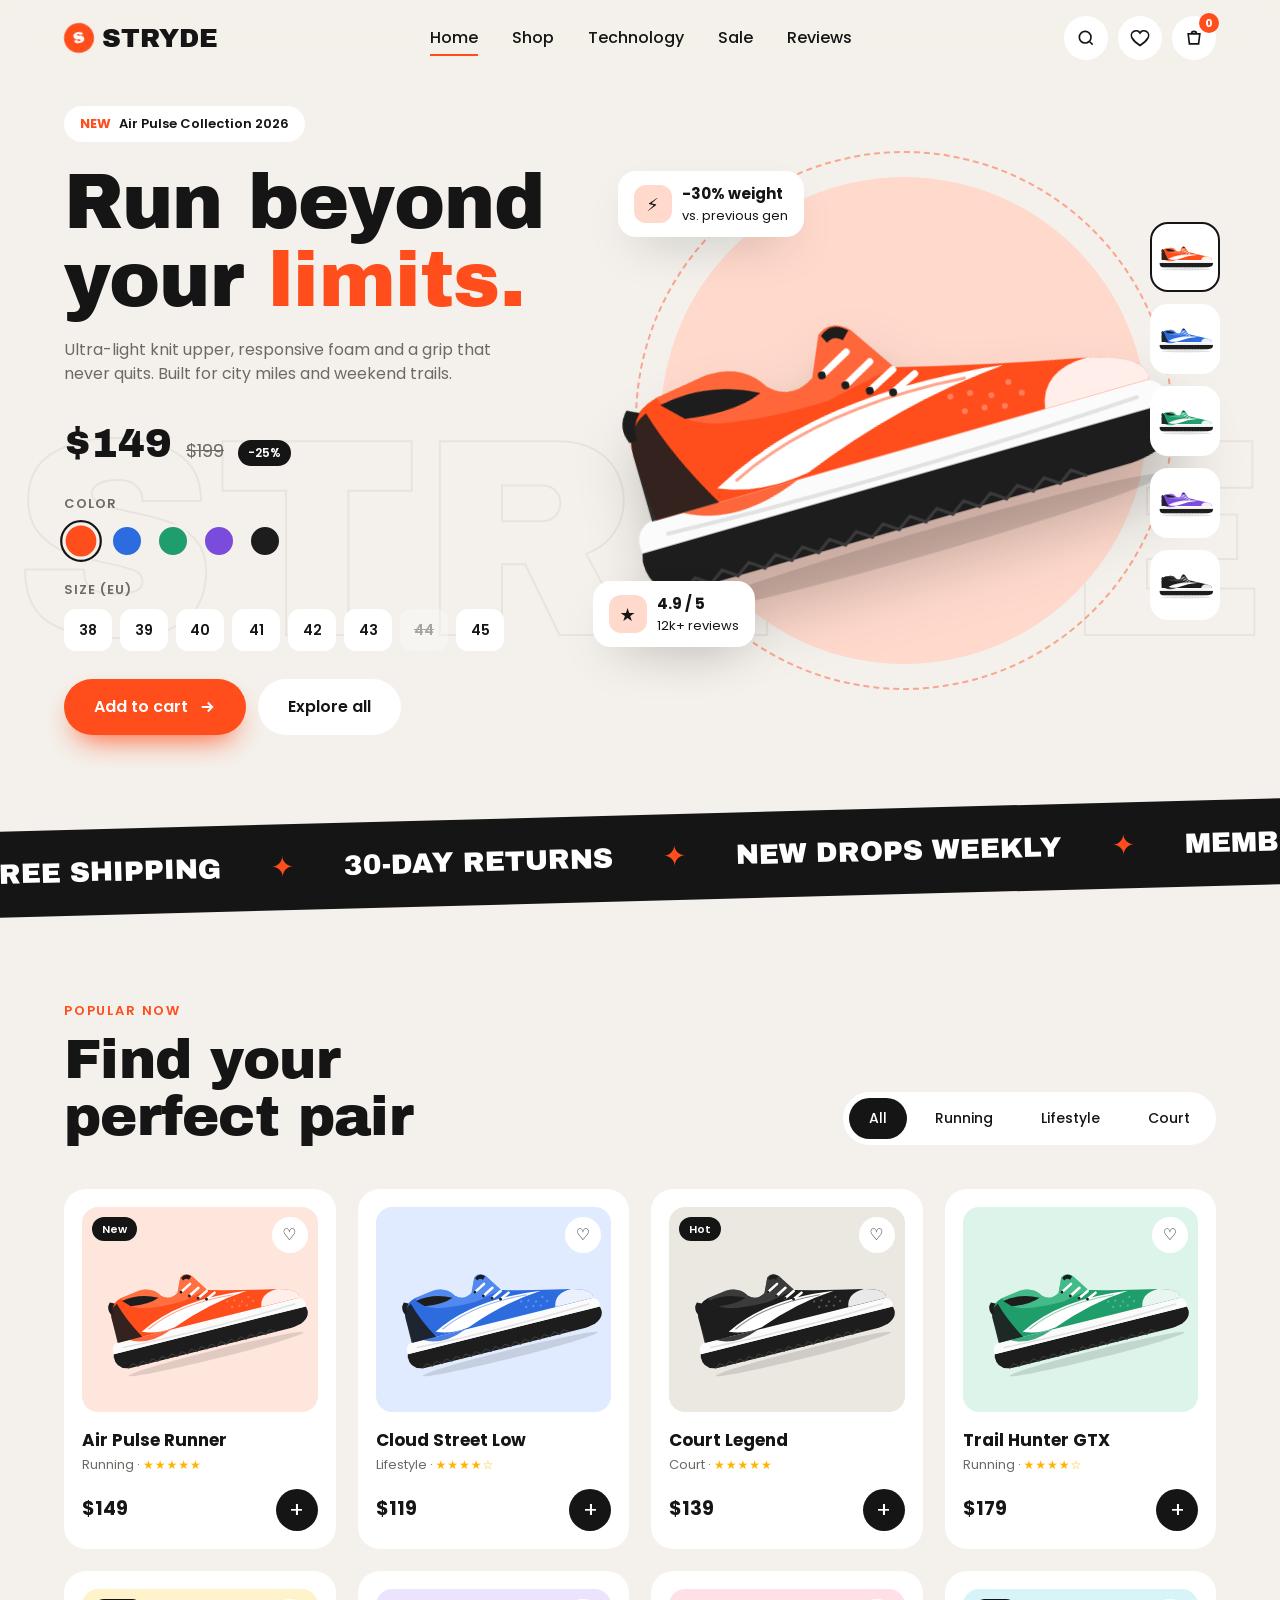
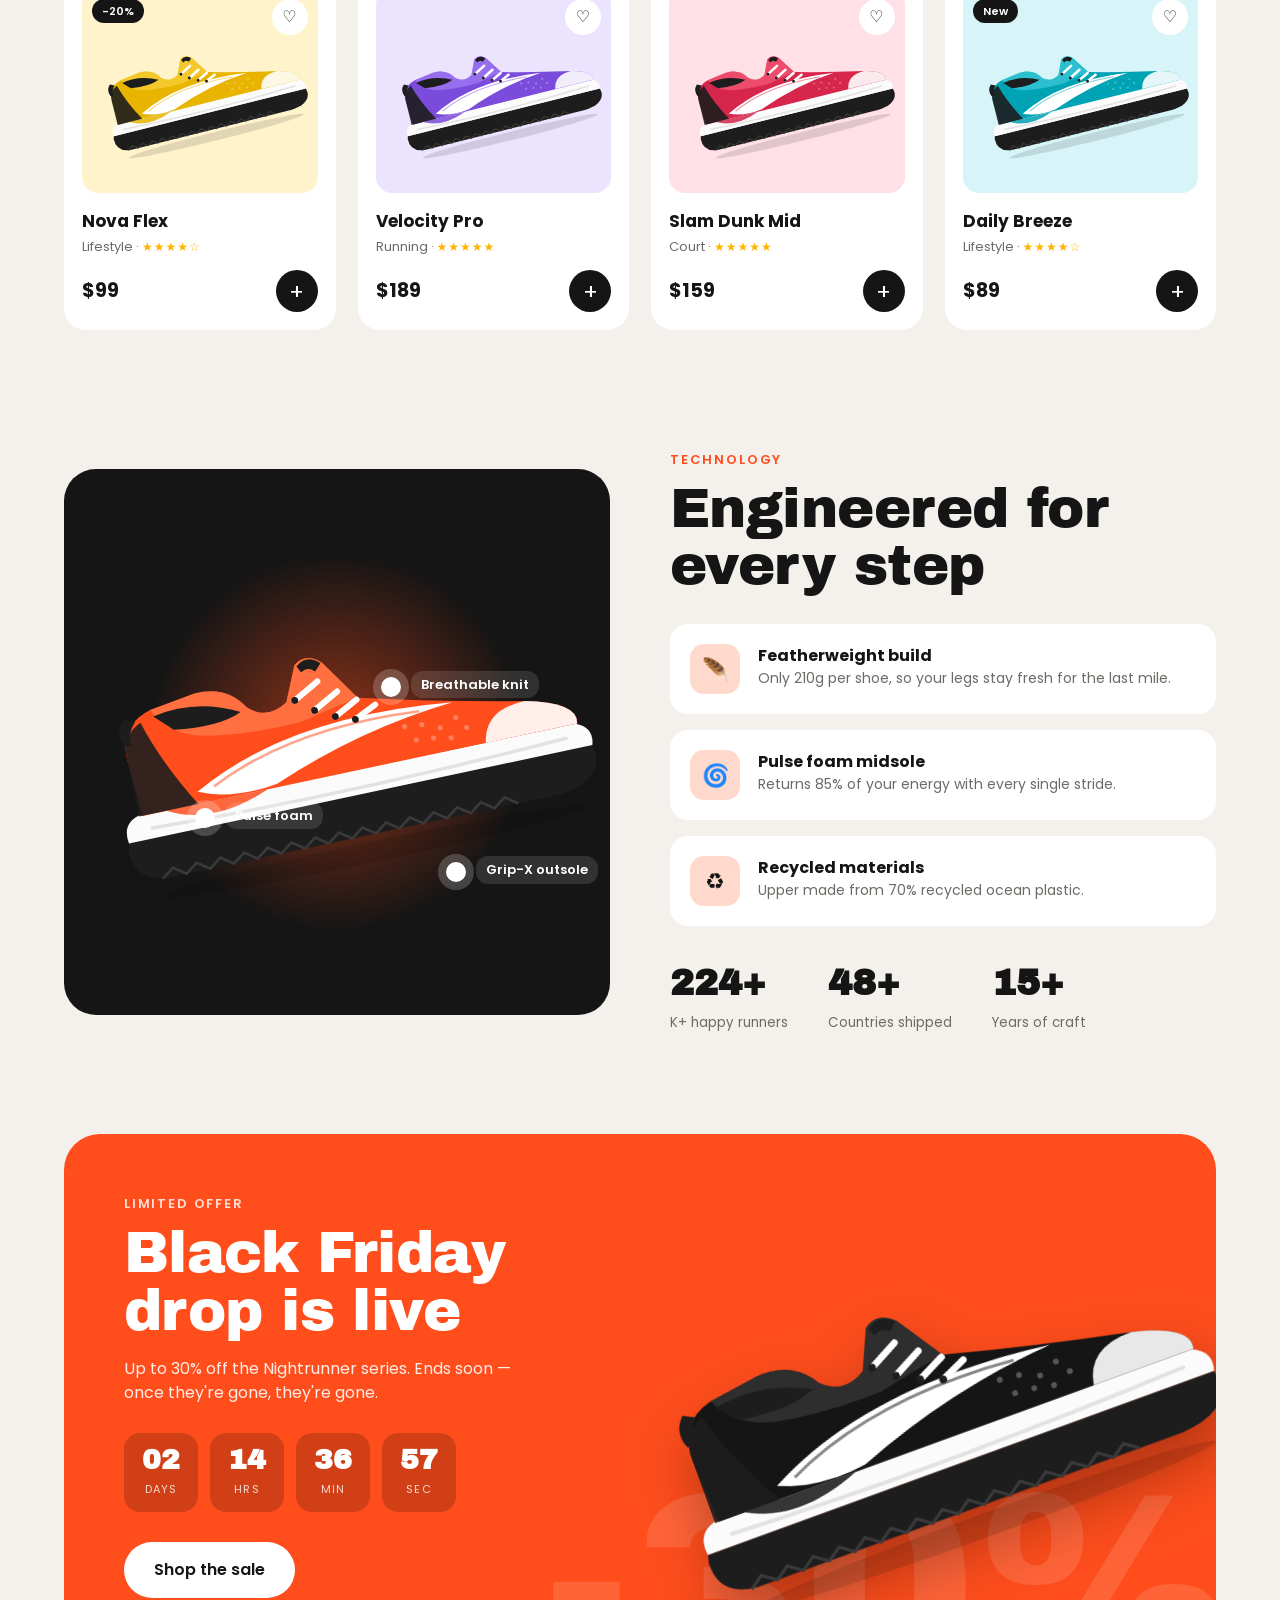
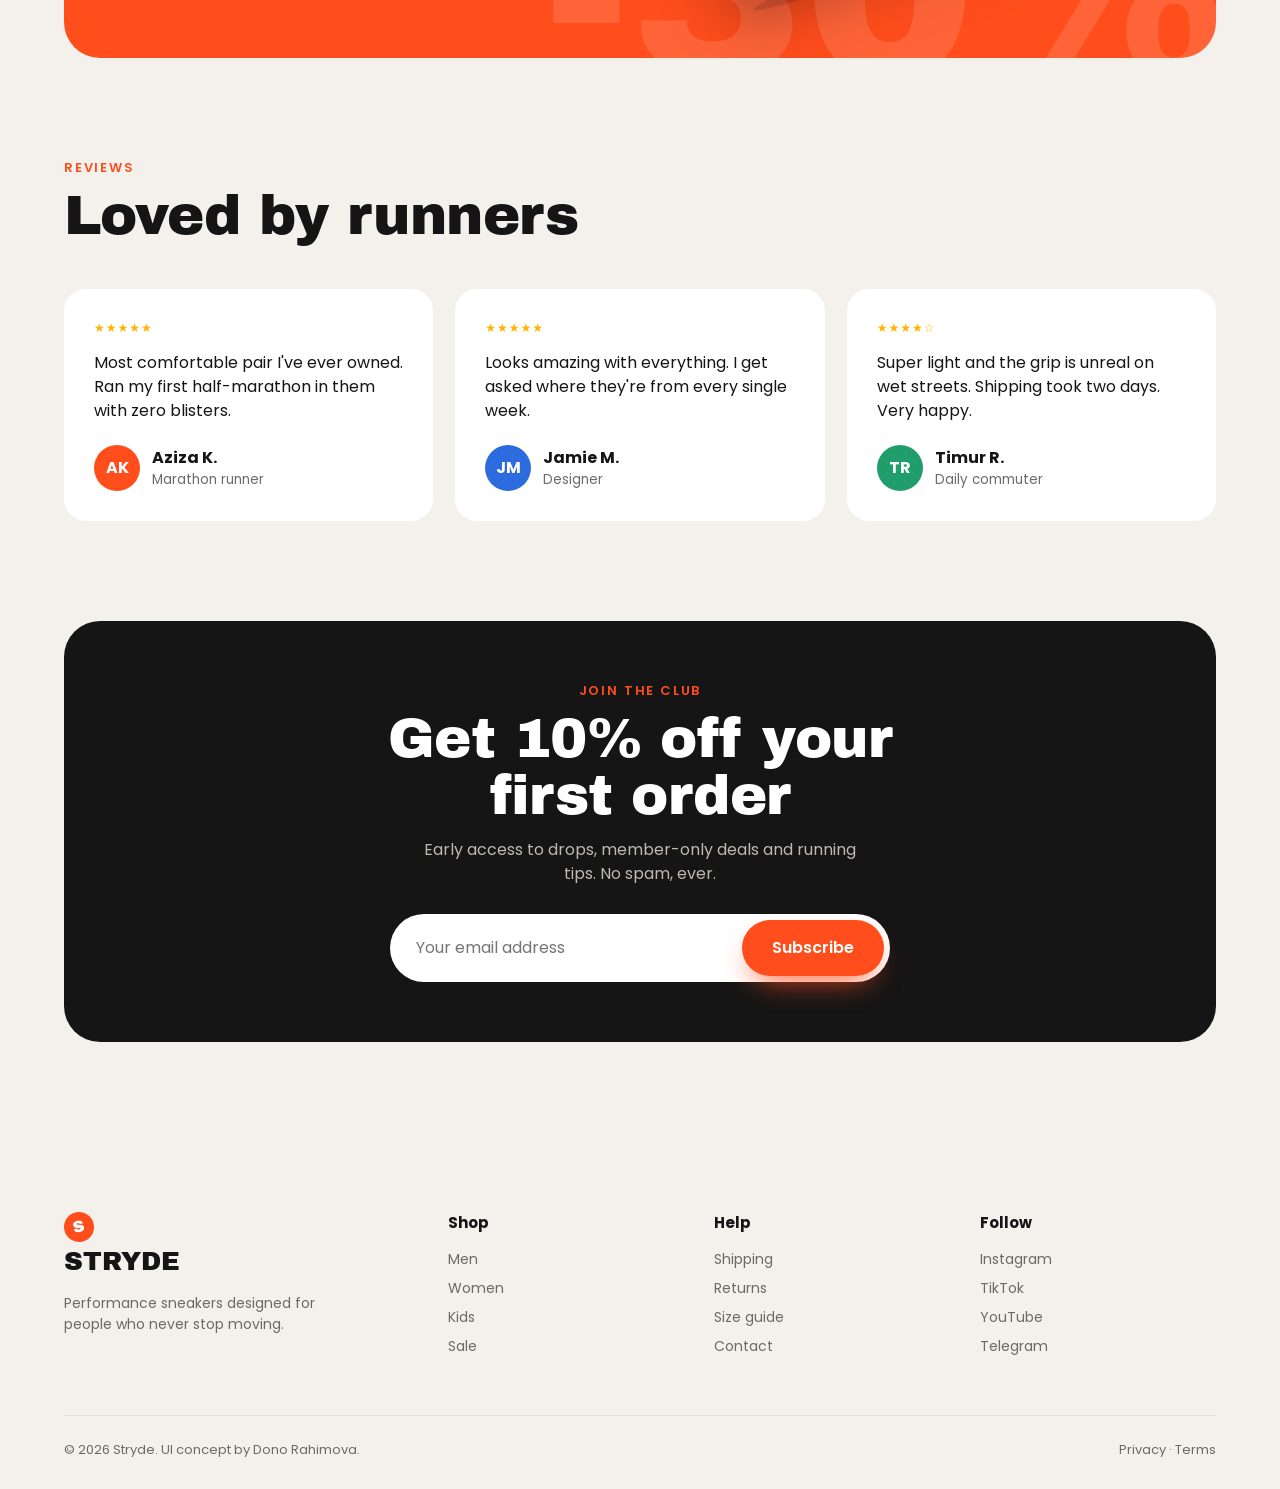
<file: shoes/index.html>
<!doctype html>
<html lang="en">
<head>
<meta charset="utf-8">
<meta name="viewport" content="width=device-width, initial-scale=1">
<title>Stryde — Sneakers Store</title>
<meta name="description" content="Stryde: a sneaker store landing page UI concept.">
<link rel="preconnect" href="https://fonts.googleapis.com">
<link rel="preconnect" href="https://fonts.gstatic.com" crossorigin>
<link href="https://fonts.googleapis.com/css2?family=Archivo+Black&family=Poppins:wght@400;500;600;700&display=swap" rel="stylesheet">
<style>
  :root{
    --bg:#f4f1ec; --surface:#ffffff; --ink:#151515; --muted:#6d6a66; --line:#e3ded6;
    --accent:#ff4d1c; --accent-ink:#fff; --dark:#151515;
    --upper:#ff4d1c; --upper-2:#ff7a52; --blob:#ffd9cc;
    --radius:22px; --shadow:0 20px 50px -20px rgba(0,0,0,.25);
  }
  *{box-sizing:border-box;margin:0;padding:0}
  html{scroll-behavior:smooth;overflow-x:hidden}
  body{font-family:Poppins,system-ui,sans-serif;background:var(--bg);color:var(--ink);overflow-x:clip;line-height:1.5}
  a{color:inherit;text-decoration:none}
  button{font:inherit;cursor:pointer;border:0;background:none;color:inherit}
  .wrap{max-width:1200px;margin:0 auto;padding:0 24px}
  h1,h2,.display{font-family:"Archivo Black",Poppins,sans-serif;font-weight:400;letter-spacing:-.01em;line-height:1.02}

  /* NAV */
  header{position:sticky;top:0;z-index:50;background:color-mix(in srgb,var(--bg) 85%,transparent);backdrop-filter:blur(12px)}
  nav{display:flex;align-items:center;justify-content:space-between;height:76px}
  .logo{font-family:"Archivo Black";font-size:26px;display:flex;align-items:center;gap:8px}
  .logo i{width:30px;height:30px;border-radius:50%;background:var(--accent);display:grid;place-items:center;color:#fff;font-style:normal;font-size:16px;transform:rotate(-12deg)}
  .links{display:flex;gap:34px;font-weight:500}
  .links a{position:relative;padding:4px 0}
  .links a::after{content:"";position:absolute;left:0;bottom:-2px;height:2px;width:0;background:var(--accent);transition:.3s}
  .links a:hover::after,.links a.active::after{width:100%}
  .icons{display:flex;gap:10px;align-items:center}
  .ic{width:44px;height:44px;border-radius:50%;display:grid;place-items:center;background:var(--surface);position:relative;transition:.2s}
  .ic:hover{transform:translateY(-2px)}
  .ic svg{width:20px;height:20px}
  .badge{position:absolute;top:-3px;right:-3px;min-width:20px;height:20px;padding:0 5px;border-radius:10px;background:var(--accent);color:#fff;font-size:11px;font-weight:700;display:grid;place-items:center}
  .badge.pop{animation:pop .4s}
  @keyframes pop{50%{transform:scale(1.5)}}
  .burger{display:none}

  /* HERO */
  .hero{position:relative;padding:30px 0 80px;overflow:hidden}
  .bigword{position:absolute;inset:auto 0 18% 0;text-align:center;font-family:"Archivo Black";font-size:clamp(120px,22vw,320px);line-height:1;color:transparent;-webkit-text-stroke:2px var(--line);opacity:.7;pointer-events:none;user-select:none;white-space:nowrap}
  .hero-grid{position:relative;display:grid;grid-template-columns:1fr 1.25fr;gap:30px;align-items:center;min-height:600px}
  .tag{display:inline-flex;gap:8px;align-items:center;background:var(--surface);padding:8px 16px;border-radius:30px;font-size:13px;font-weight:600}
  .tag b{color:var(--accent)}
  .hero h1{font-size:clamp(44px,6vw,82px);margin:22px 0 18px}
  .hero h1 span{color:var(--accent);transition:color .4s}
  .hero p.lead{color:var(--muted);max-width:430px;font-size:16px}
  .price-row{display:flex;align-items:baseline;gap:14px;margin:28px 0 20px}
  .price{font-family:"Archivo Black";font-size:40px}
  .old{color:var(--muted);text-decoration:line-through;font-size:18px}
  .off{background:var(--dark);color:#fff;font-size:12px;font-weight:600;padding:4px 10px;border-radius:20px}
  .opt-label{font-size:13px;font-weight:600;text-transform:uppercase;letter-spacing:.08em;color:var(--muted);margin-bottom:10px}
  .colors{display:flex;gap:12px;margin-bottom:22px}
  .swatch{width:34px;height:34px;border-radius:50%;border:3px solid var(--bg);outline:2px solid transparent;transition:.25s}
  .swatch.on{outline-color:var(--ink);transform:scale(1.1)}
  .sizes{display:flex;flex-wrap:wrap;gap:8px;margin-bottom:28px}
  .size{width:48px;height:42px;border-radius:12px;background:var(--surface);font-weight:600;font-size:14px;transition:.2s;border:1.5px solid transparent}
  .size:hover{border-color:var(--ink)}
  .size.on{background:var(--ink);color:#fff}
  .size:disabled{opacity:.35;text-decoration:line-through;cursor:not-allowed}
  .cta{display:flex;gap:12px;flex-wrap:wrap}
  .btn{display:inline-flex;align-items:center;gap:10px;height:56px;padding:0 30px;border-radius:40px;font-weight:600;transition:.25s}
  .btn-primary{background:var(--accent);color:var(--accent-ink);box-shadow:0 14px 30px -12px var(--accent)}
  .btn-primary:hover{transform:translateY(-3px)}
  .btn-ghost{background:var(--surface)}
  .btn-ghost:hover{background:var(--ink);color:#fff}

  .stage{position:relative;aspect-ratio:1.1;display:grid;place-items:center}
  .blob{position:absolute;width:78%;aspect-ratio:1;border-radius:50%;background:var(--blob);transition:background .5s}
  .blob::after{content:"";position:absolute;inset:-26px;border:2px dashed color-mix(in srgb,var(--upper) 45%,transparent);border-radius:50%;animation:spin 40s linear infinite}
  @keyframes spin{to{transform:rotate(360deg)}}
  .hero-shoe{position:relative;width:96%;margin-right:60px;transform:rotate(-16deg);animation:float 5s ease-in-out infinite;filter:drop-shadow(0 40px 30px rgba(0,0,0,.22))}
  .hero-shoe.swap{animation:swap .6s ease, float 5s ease-in-out .6s infinite}
  @keyframes float{50%{transform:rotate(-16deg) translateY(-18px)}}
  @keyframes swap{0%{transform:rotate(-16deg) translateX(0);opacity:1}45%{transform:rotate(-30deg) translateX(80px);opacity:0}55%{transform:rotate(-2deg) translateX(-80px);opacity:0}100%{transform:rotate(-16deg) translateX(0);opacity:1}}
  .chip{position:absolute;background:var(--surface);border-radius:18px;padding:12px 16px;box-shadow:var(--shadow);display:flex;gap:10px;align-items:center;font-size:13px}
  .chip strong{display:block;font-size:15px}
  .chip .dot{width:38px;height:38px;border-radius:12px;background:var(--blob);display:grid;place-items:center;font-size:18px;transition:.5s}
  .chip.a{top:6%;left:4%}
  .chip.b{bottom:10%;left:0}
  .thumbs{position:absolute;right:-4px;top:50%;transform:translateY(-50%);display:flex;flex-direction:column;gap:12px}
  .thumb{width:70px;height:70px;border-radius:18px;background:var(--surface);display:grid;place-items:center;border:2px solid transparent;transition:.2s}
  .thumb.on{border-color:var(--ink)}
  .thumb svg{width:58px}

  /* MARQUEE */
  .marquee{background:var(--dark);color:#fff;padding:22px 0;overflow:hidden;transform:rotate(-1.5deg);margin:0 -20px}
  .track{display:flex;gap:50px;width:max-content;animation:scroll 25s linear infinite;font-family:"Archivo Black";font-size:28px}
  .track span{display:flex;align-items:center;gap:50px}
  .track span::after{content:"✦";color:var(--accent)}
  @keyframes scroll{to{transform:translateX(-50%)}}

  /* SECTIONS */
  section{padding:100px 0}
  .head{display:flex;justify-content:space-between;align-items:end;gap:20px;margin-bottom:44px;flex-wrap:wrap}
  .eyebrow{color:var(--accent);font-weight:600;text-transform:uppercase;letter-spacing:.14em;font-size:13px;margin-bottom:10px}
  h2{font-size:clamp(34px,4.5vw,56px)}
  .tabs{display:flex;gap:8px;background:var(--surface);padding:6px;border-radius:40px;flex-wrap:wrap}
  .tab{padding:10px 20px;border-radius:30px;font-weight:500;font-size:14px;transition:.2s}
  .tab.on{background:var(--ink);color:#fff}

  .grid{display:grid;grid-template-columns:repeat(4,1fr);gap:22px}
  .card{background:var(--surface);border-radius:var(--radius);padding:18px;position:relative;transition:.3s;display:flex;flex-direction:column}
  .card:hover{transform:translateY(-8px);box-shadow:var(--shadow)}
  .card .pic{background:var(--c-bg);border-radius:16px;aspect-ratio:1.15;display:grid;place-items:center;overflow:hidden}
  .card .pic svg{width:92%;transform:rotate(-14deg);transition:.5s}
  .card:hover .pic svg{transform:rotate(-4deg) scale(1.08)}
  .fav{position:absolute;top:28px;right:28px;width:36px;height:36px;border-radius:50%;background:#fff;display:grid;place-items:center;font-size:16px;transition:.2s}
  .fav.on{color:var(--accent)}
  .label{position:absolute;top:28px;left:28px;background:var(--ink);color:#fff;font-size:11px;font-weight:600;padding:4px 10px;border-radius:20px}
  .card h3{font-size:17px;margin:16px 0 2px}
  .card .cat{color:var(--muted);font-size:13px}
  .card .row{display:flex;justify-content:space-between;align-items:center;margin-top:auto;padding-top:14px}
  .card .p{font-weight:700;font-size:19px}
  .add{width:42px;height:42px;border-radius:50%;background:var(--ink);color:#fff;font-size:22px;display:grid;place-items:center;transition:.2s}
  .add:hover{background:var(--accent);transform:rotate(90deg)}
  .stars{color:#ffb400;font-size:12px;letter-spacing:1px}
  .card.hide{display:none}

  /* FEATURES */
  .feat{display:grid;grid-template-columns:1fr 1fr;gap:60px;align-items:center}
  .feat-visual{background:var(--dark);border-radius:32px;aspect-ratio:1;display:grid;place-items:center;position:relative;overflow:hidden}
  .feat-visual::before{content:"";position:absolute;width:70%;aspect-ratio:1;border-radius:50%;background:radial-gradient(circle,var(--accent),transparent 70%);opacity:.55}
  .feat-visual svg{width:95%;transform:rotate(-12deg);position:relative}
  .hot{position:absolute;width:20px;height:20px;border-radius:50%;background:#fff;box-shadow:0 0 0 8px rgba(255,255,255,.2);animation:pulse 2s infinite}
  .hot span{position:absolute;left:30px;top:-6px;white-space:nowrap;color:#fff;font-size:13px;font-weight:600;background:rgba(255,255,255,.12);padding:4px 10px;border-radius:12px}
  @keyframes pulse{50%{box-shadow:0 0 0 14px rgba(255,255,255,.05)}}
  .flist{display:grid;gap:16px;margin:30px 0}
  .fitem{display:flex;gap:18px;background:var(--surface);padding:20px;border-radius:18px}
  .fitem .num{flex:none;width:50px;height:50px;border-radius:14px;background:var(--blob);display:grid;place-items:center;font-size:22px}
  .fitem h4{font-size:16px}
  .fitem p{color:var(--muted);font-size:14px}
  .stats{display:flex;gap:40px;flex-wrap:wrap}
  .stats b{font-family:"Archivo Black";font-size:36px;display:block}
  .stats small{color:var(--muted)}

  /* PROMO */
  .promo{background:var(--accent);border-radius:36px;padding:60px;color:#fff;display:grid;grid-template-columns:1.1fr 1fr;align-items:center;position:relative;overflow:hidden}
  .promo::after{content:"-30%";position:absolute;right:-20px;bottom:-60px;font-family:"Archivo Black";font-size:260px;color:rgba(255,255,255,.12);line-height:1}
  .promo h2{font-size:clamp(34px,4.5vw,60px)}
  .promo p{opacity:.9;margin:16px 0 28px;max-width:420px}
  .timer{display:flex;gap:12px;margin-bottom:30px}
  .timer div{background:rgba(0,0,0,.18);border-radius:16px;padding:12px 0;width:74px;text-align:center}
  .timer b{font-family:"Archivo Black";font-size:28px;display:block;line-height:1.1}
  .timer small{font-size:11px;text-transform:uppercase;letter-spacing:.1em;opacity:.8}
  .promo .btn{background:#fff;color:var(--ink)}
  .promo svg{width:120%;transform:rotate(-20deg) translateX(-6%);position:relative;z-index:1;filter:drop-shadow(0 30px 30px rgba(0,0,0,.3))}

  /* REVIEWS */
  .reviews{display:grid;grid-template-columns:repeat(3,1fr);gap:22px}
  .rev{background:var(--surface);border-radius:var(--radius);padding:30px}
  .rev q{display:block;font-size:16px;margin:14px 0 22px;quotes:none}
  .who{display:flex;gap:12px;align-items:center}
  .av{width:46px;height:46px;border-radius:50%;display:grid;place-items:center;font-weight:700;color:#fff}
  .who small{color:var(--muted);display:block}

  /* NEWSLETTER + FOOTER */
  .news{background:var(--dark);color:#fff;border-radius:36px;padding:60px;text-align:center}
  .news p{color:#bdb8b1;margin:14px auto 28px;max-width:460px}
  .news form{display:flex;max-width:500px;margin:0 auto;background:#fff;border-radius:40px;padding:6px}
  .news input{flex:1;min-width:0;border:0;outline:0;padding:0 20px;font:inherit;background:transparent;color:var(--ink)}
  footer{padding:70px 0 30px}
  .fgrid{display:grid;grid-template-columns:1.5fr 1fr 1fr 1fr;gap:30px}
  .fgrid h5{font-size:15px;margin-bottom:14px}
  .fgrid a{display:block;color:var(--muted);font-size:14px;margin-bottom:8px}
  .fgrid a:hover{color:var(--accent)}
  .copy{border-top:1px solid var(--line);margin-top:50px;padding-top:24px;color:var(--muted);font-size:13px;display:flex;justify-content:space-between;flex-wrap:wrap;gap:10px}

  .toast{position:fixed;left:50%;bottom:30px;transform:translate(-50%,160px);opacity:0;background:var(--ink);color:#fff;padding:14px 24px;border-radius:40px;font-weight:500;z-index:99;transition:.4s;display:flex;gap:10px;align-items:center}
  .toast.show{transform:translate(-50%,0);opacity:1}

  .reveal{opacity:0;transform:translateY(40px);transition:1s cubic-bezier(.2,.7,.2,1)}
  .reveal.in{opacity:1;transform:none}

  /* RESPONSIVE */
  @media (max-width:1000px){
    .grid{grid-template-columns:repeat(2,1fr)}
    .hero-grid,.feat,.promo{grid-template-columns:1fr}
    .stage{order:-1;max-width:560px;margin:0 auto;width:100%}
    .reviews{grid-template-columns:1fr}
    .fgrid{grid-template-columns:1fr 1fr}
    .promo svg{width:100%;transform:rotate(-20deg)}
  }
  @media (max-width:760px){
    .wrap{padding:0 16px}
    .links{display:none;position:absolute;top:76px;left:0;right:0;flex-direction:column;gap:0;background:var(--surface);padding:10px 16px;box-shadow:var(--shadow)}
    .links.open{display:flex}
    .links a{padding:12px 0}
    .burger{display:grid}
    .ic.hide-sm{display:none}
    .thumbs{display:none}
    .chip{transform:scale(.85)}
    .chip.a{left:0}
    .hero-shoe{width:108%;margin-right:0}
    section{padding:70px 0}
    .promo,.news{padding:40px 22px;border-radius:26px}
    .grid{gap:12px}
    .card{padding:10px}
    .fav,.label{top:18px}
    .fav{right:18px}.label{left:18px}
    .card h3{font-size:14px}
    .card .p{font-size:16px}
    .add{width:36px;height:36px}
    .timer div{width:64px}
    .news form{flex-direction:column;background:transparent;gap:10px}
    .news input{background:#fff;border-radius:40px;height:54px}
    .news .btn{justify-content:center}
  }
  @media (prefers-reduced-motion:reduce){*{animation:none!important;transition:none!important}}
</style>
</head>
<body>

<!-- Reusable sneaker illustration (colors driven by --upper / --upper-2) -->
<svg width="0" height="0" style="position:absolute" aria-hidden="true">
  <defs>
    
    <symbol id="shoe" viewBox="0 0 600 300">
      <ellipse cx="315" cy="282" rx="250" ry="12" fill="rgba(0,0,0,.12)"/>
      <!-- outsole -->
      <path d="M38 222 Q36 258 76 262 L536 262 Q588 258 590 226 L588 214 L40 214 Z" fill="#1d1d1d"/>
      <path d="M70 262 l14 -10 l14 10 l14 -10 l14 10 l14 -10 l14 10 l14 -10 l14 10 l14 -10 l14 10 l14 -10 l14 10 l14 -10 l14 10 l14 -10 l14 10 l14 -10 l14 10 l14 -10 l14 10 l14 -10 l14 10 l14 -10 l14 10 l14 -10 l14 10 l14 -10 l14 10 l14 -10 l14 10" fill="none" stroke="#3a3a3a" stroke-width="3"/>
      <!-- midsole -->
      <path d="M40 214 L588 214 Q594 194 574 186 L62 184 Q36 188 40 214 Z" fill="#fbfbfb"/>
      <path d="M70 202 Q300 212 560 200" fill="none" stroke="#e2e2e2" stroke-width="4" stroke-linecap="round"/>
      <path d="M90 186 Q140 214 210 186 Z" fill="var(--upper)" opacity=".85"/>
      <!-- upper -->
      <path d="M62 186 L58 118 Q58 78 96 68 L150 60 Q188 58 206 88 Q226 108 252 92 L270 52 Q286 40 302 56 L334 104 Q424 128 522 148 Q582 162 576 186 Z" fill="var(--upper)"/>
      <path d="M96 68 L150 60 Q188 58 206 88 Q226 108 252 92 L270 52 Q286 40 302 56 L334 104 Q300 110 262 118 Q200 120 150 110 Q110 100 96 68 Z" fill="var(--upper-2)" opacity=".55"/>
      <!-- heel counter -->
      <path d="M58 186 L58 118 Q58 90 82 80 Q96 130 128 186 Z" fill="#1d1d1d" opacity=".9"/>
      <path d="M58 104 Q50 86 64 72 L76 78 Q64 90 66 104 Z" fill="#1d1d1d"/>
      <!-- toe cap -->
      <path d="M468 186 Q474 148 522 148 Q582 162 576 186 Z" fill="#ffffff" opacity=".9"/>
      <!-- mesh dots -->
      <g fill="rgba(255,255,255,.28)">
        <circle cx="400" cy="150" r="3"/><circle cx="420" cy="158" r="3"/><circle cx="440" cy="150" r="3"/><circle cx="410" cy="168" r="3"/><circle cx="430" cy="172" r="3"/><circle cx="450" cy="164" r="3"/><circle cx="390" cy="166" r="3"/><circle cx="380" cy="148" r="3"/>
      </g>
      <!-- collar -->
      <path d="M98 76 Q150 66 198 92 Q170 104 118 96 Z" fill="#1d1d1d"/>
      <!-- side wave stripe -->
      <path d="M130 172 Q250 108 440 132 Q330 140 222 182 Q170 190 130 172 Z" fill="#ffffff"/>
      <path d="M150 170 Q250 122 400 134" fill="none" stroke="var(--upper)" stroke-width="3" opacity=".5"/>
      <!-- laces -->
      <g stroke="#ffffff" stroke-width="7" stroke-linecap="round">
        <path d="M262 92 L292 76"/><path d="M282 108 L312 92"/><path d="M304 120 L332 106"/><path d="M326 128 L352 116"/>
      </g>
      <g fill="#1d1d1d"><circle cx="262" cy="92" r="4"/><circle cx="282" cy="108" r="4"/><circle cx="304" cy="120" r="4"/><circle cx="326" cy="128" r="4"/></g>
      <!-- tongue tab -->
      <path d="M272 54 Q286 42 300 56 L292 64 Q284 56 276 62 Z" fill="#1d1d1d"/>
    </symbol>
  </defs>
</svg>

<header>
  <nav class="wrap">
    <a href="#" class="logo"><i>S</i>STRYDE</a>
    <div class="links" id="links">
      <a href="#home" class="active">Home</a>
      <a href="#shop">Shop</a>
      <a href="#tech">Technology</a>
      <a href="#sale">Sale</a>
      <a href="#reviews">Reviews</a>
    </div>
    <div class="icons">
      <button class="ic hide-sm" aria-label="Search"><svg viewBox="0 0 24 24" fill="none" stroke="currentColor" stroke-width="2"><circle cx="11" cy="11" r="7"/><path d="m20 20-3.5-3.5"/></svg></button>
      <button class="ic hide-sm" aria-label="Wishlist"><svg viewBox="0 0 24 24" fill="none" stroke="currentColor" stroke-width="2"><path d="M12 21s-7-4.5-9.5-9A5.5 5.5 0 0 1 12 6a5.5 5.5 0 0 1 9.5 6c-2.5 4.5-9.5 9-9.5 9z"/></svg></button>
      <button class="ic" aria-label="Cart"><svg viewBox="0 0 24 24" fill="none" stroke="currentColor" stroke-width="2"><path d="M5 7h14l-1.5 12h-11z"/><path d="M9 7a3 3 0 0 1 6 0"/></svg><span class="badge" id="cart">0</span></button>
      <button class="ic burger" id="burger" aria-label="Menu"><svg viewBox="0 0 24 24" fill="none" stroke="currentColor" stroke-width="2"><path d="M4 7h16M4 12h16M4 17h16"/></svg></button>
    </div>
  </nav>
</header>

<main>
<!-- HERO -->
<section class="hero" id="home">
  <div class="bigword">STRYDE</div>
  <div class="wrap hero-grid">
    <div>
      <span class="tag"><b>NEW</b> Air Pulse Collection 2026</span>
      <h1>Run beyond<br>your <span id="hl">limits.</span></h1>
      <p class="lead">Ultra-light knit upper, responsive foam and a grip that never quits. Built for city miles and weekend trails.</p>
      <div class="price-row"><span class="price" id="price">$149</span><span class="old">$199</span><span class="off">-25%</span></div>
      <div class="opt-label">Color</div>
      <div class="colors" id="colors"></div>
      <div class="opt-label">Size (EU)</div>
      <div class="sizes" id="sizes"></div>
      <div class="cta">
        <button class="btn btn-primary" id="heroAdd">Add to cart
          <svg width="18" height="18" viewBox="0 0 24 24" fill="none" stroke="currentColor" stroke-width="2.5"><path d="M5 12h14M13 6l6 6-6 6"/></svg></button>
        <a class="btn btn-ghost" href="#shop">Explore all</a>
      </div>
    </div>
    <div class="stage">
      <div class="blob"></div>
      <svg class="hero-shoe" id="heroShoe" viewBox="0 0 600 300"><use href="#shoe"/></svg>
      <div class="chip a"><span class="dot">⚡</span><div><strong>-30% weight</strong>vs. previous gen</div></div>
      <div class="chip b"><span class="dot">★</span><div><strong>4.9 / 5</strong>12k+ reviews</div></div>
      <div class="thumbs" id="thumbs"></div>
    </div>
  </div>
</section>

<div class="marquee"><div class="track">
  <span>FREE SHIPPING</span><span>30-DAY RETURNS</span><span>NEW DROPS WEEKLY</span><span>MEMBERS GET 10% OFF</span>
  <span>FREE SHIPPING</span><span>30-DAY RETURNS</span><span>NEW DROPS WEEKLY</span><span>MEMBERS GET 10% OFF</span>
</div></div>

<!-- SHOP -->
<section id="shop">
  <div class="wrap">
    <div class="head reveal">
      <div><div class="eyebrow">Popular now</div><h2>Find your<br>perfect pair</h2></div>
      <div class="tabs" id="tabs">
        <button class="tab on" data-f="all">All</button>
        <button class="tab" data-f="running">Running</button>
        <button class="tab" data-f="lifestyle">Lifestyle</button>
        <button class="tab" data-f="court">Court</button>
      </div>
    </div>
    <div class="grid" id="grid"></div>
  </div>
</section>

<!-- TECH -->
<section id="tech" style="padding-top:20px">
  <div class="wrap feat">
    <div class="feat-visual reveal" style="--upper:#ff4d1c;--upper-2:#ff8a5c">
      <svg viewBox="0 0 600 300"><use href="#shoe"/></svg>
      <div class="hot" style="top:38%;left:58%"><span>Breathable knit</span></div>
      <div class="hot" style="top:62%;left:24%"><span>Pulse foam</span></div>
      <div class="hot" style="top:72%;left:70%"><span>Grip-X outsole</span></div>
    </div>
    <div class="reveal">
      <div class="eyebrow">Technology</div>
      <h2>Engineered for<br>every step</h2>
      <div class="flist">
        <div class="fitem"><div class="num">🪶</div><div><h4>Featherweight build</h4><p>Only 210g per shoe, so your legs stay fresh for the last mile.</p></div></div>
        <div class="fitem"><div class="num">🌀</div><div><h4>Pulse foam midsole</h4><p>Returns 85% of your energy with every single stride.</p></div></div>
        <div class="fitem"><div class="num">♻️</div><div><h4>Recycled materials</h4><p>Upper made from 70% recycled ocean plastic.</p></div></div>
      </div>
      <div class="stats">
        <div><b data-count="250">0</b><small>K+ happy runners</small></div>
        <div><b data-count="48">0</b><small>Countries shipped</small></div>
        <div><b data-count="15">0</b><small>Years of craft</small></div>
      </div>
    </div>
  </div>
</section>

<!-- PROMO -->
<section id="sale" style="padding-top:0">
  <div class="wrap">
    <div class="promo reveal" style="--upper:#151515;--upper-2:#444">
      <div>
        <div class="eyebrow" style="color:#fff;opacity:.8">Limited offer</div>
        <h2>Black Friday<br>drop is live</h2>
        <p>Up to 30% off the Nightrunner series. Ends soon — once they're gone, they're gone.</p>
        <div class="timer" id="timer">
          <div><b id="td">00</b><small>Days</small></div>
          <div><b id="th">00</b><small>Hrs</small></div>
          <div><b id="tm">00</b><small>Min</small></div>
          <div><b id="ts">00</b><small>Sec</small></div>
        </div>
        <a class="btn" href="#shop">Shop the sale</a>
      </div>
      <svg viewBox="0 0 600 300"><use href="#shoe"/></svg>
    </div>
  </div>
</section>

<!-- REVIEWS -->
<section id="reviews" style="padding-top:0">
  <div class="wrap">
    <div class="head reveal"><div><div class="eyebrow">Reviews</div><h2>Loved by runners</h2></div></div>
    <div class="reviews">
      <div class="rev reveal"><div class="stars">★★★★★</div><q>Most comfortable pair I've ever owned. Ran my first half-marathon in them with zero blisters.</q><div class="who"><div class="av" style="background:#ff4d1c">AK</div><div><b>Aziza K.</b><small>Marathon runner</small></div></div></div>
      <div class="rev reveal"><div class="stars">★★★★★</div><q>Looks amazing with everything. I get asked where they're from every single week.</q><div class="who"><div class="av" style="background:#2d6cdf">JM</div><div><b>Jamie M.</b><small>Designer</small></div></div></div>
      <div class="rev reveal"><div class="stars">★★★★☆</div><q>Super light and the grip is unreal on wet streets. Shipping took two days. Very happy.</q><div class="who"><div class="av" style="background:#1f9d6b">TR</div><div><b>Timur R.</b><small>Daily commuter</small></div></div></div>
    </div>
  </div>
</section>

<!-- NEWSLETTER -->
<section style="padding-top:0">
  <div class="wrap">
    <div class="news reveal">
      <div class="eyebrow">Join the club</div>
      <h2>Get 10% off your<br>first order</h2>
      <p>Early access to drops, member-only deals and running tips. No spam, ever.</p>
      <form id="news"><input type="email" placeholder="Your email address" required aria-label="Email"><button class="btn btn-primary">Subscribe</button></form>
    </div>
  </div>
</section>
</main>

<footer>
  <div class="wrap">
    <div class="fgrid">
      <div><a href="#" class="logo" style="color:var(--ink);font-size:26px;margin-bottom:12px"><i>S</i>STRYDE</a><p style="color:var(--muted);font-size:14px;max-width:260px">Performance sneakers designed for people who never stop moving.</p></div>
      <div><h5>Shop</h5><a href="#shop">Men</a><a href="#shop">Women</a><a href="#shop">Kids</a><a href="#sale">Sale</a></div>
      <div><h5>Help</h5><a href="#">Shipping</a><a href="#">Returns</a><a href="#">Size guide</a><a href="#">Contact</a></div>
      <div><h5>Follow</h5><a href="#">Instagram</a><a href="#">TikTok</a><a href="#">YouTube</a><a href="#">Telegram</a></div>
    </div>
    <div class="copy"><span>© 2026 Stryde. UI concept by Dono Rahimova.</span><span>Privacy · Terms</span></div>
  </div>
</footer>

<div class="toast" id="toast">✓ <span id="toastMsg">Added to cart</span></div>

<script>
const $ = s => document.querySelector(s);
const heroColors = [
  {name:'Blaze',  u:'#ff4d1c', u2:'#ff8a5c', blob:'#ffd9cc', price:149},
  {name:'Ocean',  u:'#2d6cdf', u2:'#6fa0ff', blob:'#d6e4ff', price:159},
  {name:'Mint',   u:'#1f9d6b', u2:'#5fd3a2', blob:'#d3f2e4', price:149},
  {name:'Violet', u:'#7b4bdb', u2:'#ad8bff', blob:'#e6dcff', price:169},
  {name:'Onyx',   u:'#1d1d1d', u2:'#555555', blob:'#e2dfda', price:179},
];
const root = document.documentElement;
const shoeSvg = (u,u2) => `<svg viewBox="0 0 600 300" style="--upper:${u};--upper-2:${u2}"><use href="#shoe"/></svg>`;

// colors + thumbs
heroColors.forEach((c,i)=>{
  const b = document.createElement('button');
  b.className='swatch'+(i?'':' on'); b.style.background=c.u; b.setAttribute('aria-label',c.name);
  b.onclick=()=>setColor(i); $('#colors').appendChild(b);
  const t = document.createElement('button');
  t.className='thumb'+(i?'':' on'); t.innerHTML=shoeSvg(c.u,c.u2); t.setAttribute('aria-label',c.name);
  t.onclick=()=>setColor(i); $('#thumbs').appendChild(t);
});
function setColor(i){
  const c=heroColors[i], shoe=$('#heroShoe');
  document.querySelectorAll('.swatch,.thumb').forEach(el=>el.classList.remove('on'));
  $('#colors').children[i].classList.add('on'); $('#thumbs').children[i].classList.add('on');
  shoe.classList.remove('swap'); void shoe.offsetWidth; shoe.classList.add('swap');
  setTimeout(()=>{
    root.style.setProperty('--upper',c.u); root.style.setProperty('--upper-2',c.u2);
    root.style.setProperty('--blob',c.blob); root.style.setProperty('--accent',c.u==='#1d1d1d'?'#ff4d1c':c.u);
    $('#price').textContent='$'+c.price;
  },270);
}

// sizes
let size=null;
[38,39,40,41,42,43,44,45].forEach(s=>{
  const b=document.createElement('button'); b.className='size'; b.textContent=s;
  if(s===44) b.disabled=true;
  b.onclick=()=>{document.querySelectorAll('.size').forEach(x=>x.classList.remove('on'));b.classList.add('on');size=s};
  $('#sizes').appendChild(b);
});

// cart
let count=0;
function addToCart(msg){
  count++; const el=$('#cart'); el.textContent=count;
  el.classList.remove('pop'); void el.offsetWidth; el.classList.add('pop');
  toast(msg);
}
let tt;
function toast(msg){$('#toastMsg').textContent=msg;$('#toast').classList.add('show');clearTimeout(tt);tt=setTimeout(()=>$('#toast').classList.remove('show'),2200)}
$('#heroAdd').onclick=()=>{
  if(!size){toast('Please choose a size first');return}
  addToCart(`Air Pulse · EU ${size} added to cart`);
};

// products
const products=[
  {n:'Air Pulse Runner',c:'running',cat:'Running',p:149,u:'#ff4d1c',u2:'#ff8a5c',bg:'#ffe6dc',l:'New',r:5},
  {n:'Cloud Street Low',c:'lifestyle',cat:'Lifestyle',p:119,u:'#2d6cdf',u2:'#6fa0ff',bg:'#e1ebff',r:4},
  {n:'Court Legend',c:'court',cat:'Court',p:139,u:'#1d1d1d',u2:'#555',bg:'#ebe7e1',l:'Hot',r:5},
  {n:'Trail Hunter GTX',c:'running',cat:'Running',p:179,u:'#1f9d6b',u2:'#5fd3a2',bg:'#dcf4e9',r:4},
  {n:'Nova Flex',c:'lifestyle',cat:'Lifestyle',p:99,u:'#e8b400',u2:'#ffd84d',bg:'#fff3cc',l:'-20%',r:4},
  {n:'Velocity Pro',c:'running',cat:'Running',p:189,u:'#7b4bdb',u2:'#ad8bff',bg:'#ece4ff',r:5},
  {n:'Slam Dunk Mid',c:'court',cat:'Court',p:159,u:'#d6264b',u2:'#ff6b88',bg:'#ffe0e6',r:5},
  {n:'Daily Breeze',c:'lifestyle',cat:'Lifestyle',p:89,u:'#00a3b4',u2:'#4fd8e6',bg:'#d7f5f8',l:'New',r:4},
];
products.forEach(pr=>{
  const d=document.createElement('article'); d.className='card reveal'; d.dataset.c=pr.c; d.style.setProperty('--c-bg',pr.bg);
  d.innerHTML=`${pr.l?`<span class="label">${pr.l}</span>`:''}<button class="fav" aria-label="Favorite">♡</button>
    <div class="pic">${shoeSvg(pr.u,pr.u2)}</div>
    <h3>${pr.n}</h3><div class="cat">${pr.cat} · <span class="stars">${'★'.repeat(pr.r)}${'☆'.repeat(5-pr.r)}</span></div>
    <div class="row"><span class="p">$${pr.p}</span><button class="add" aria-label="Add to cart">+</button></div>`;
  d.querySelector('.add').onclick=()=>addToCart(pr.n+' added to cart');
  const f=d.querySelector('.fav'); f.onclick=()=>{f.classList.toggle('on');f.textContent=f.classList.contains('on')?'♥':'♡'};
  $('#grid').appendChild(d);
});
$('#tabs').onclick=e=>{
  const t=e.target.closest('.tab'); if(!t) return;
  document.querySelectorAll('.tab').forEach(x=>x.classList.remove('on')); t.classList.add('on');
  document.querySelectorAll('.card').forEach(c=>c.classList.toggle('hide',t.dataset.f!=='all'&&c.dataset.c!==t.dataset.f));
};

// countdown (rolling 3 days)
const end=Date.now()+ (2*86400+14*3600+37*60)*1000;
setInterval(()=>{
  let s=Math.max(0,Math.floor((end-Date.now())/1000));
  const pad=n=>String(n).padStart(2,'0');
  $('#td').textContent=pad(Math.floor(s/86400)); s%=86400;
  $('#th').textContent=pad(Math.floor(s/3600)); s%=3600;
  $('#tm').textContent=pad(Math.floor(s/60)); $('#ts').textContent=pad(s%60);
},1000);

// reveal + counters
const io=new IntersectionObserver(es=>es.forEach(e=>{
  if(!e.isIntersecting) return; e.target.classList.add('in'); io.unobserve(e.target);
  e.target.querySelectorAll('[data-count]').forEach(b=>{
    const to=+b.dataset.count; let n=0; const step=Math.ceil(to/40);
    const iv=setInterval(()=>{n=Math.min(to,n+step);b.textContent=n+'+';if(n>=to)clearInterval(iv)},30);
  });
}),{threshold:.15});
document.querySelectorAll('.reveal').forEach(el=>io.observe(el));

// nav
$('#burger').onclick=()=>$('#links').classList.toggle('open');
document.querySelectorAll('.links a').forEach(a=>a.onclick=()=>{
  document.querySelectorAll('.links a').forEach(x=>x.classList.remove('active'));a.classList.add('active');$('#links').classList.remove('open')});
$('#news').onsubmit=e=>{e.preventDefault();e.target.reset();toast('Welcome to the club! Check your inbox 🎉')};
</script>
</body>
</html>
</file>
